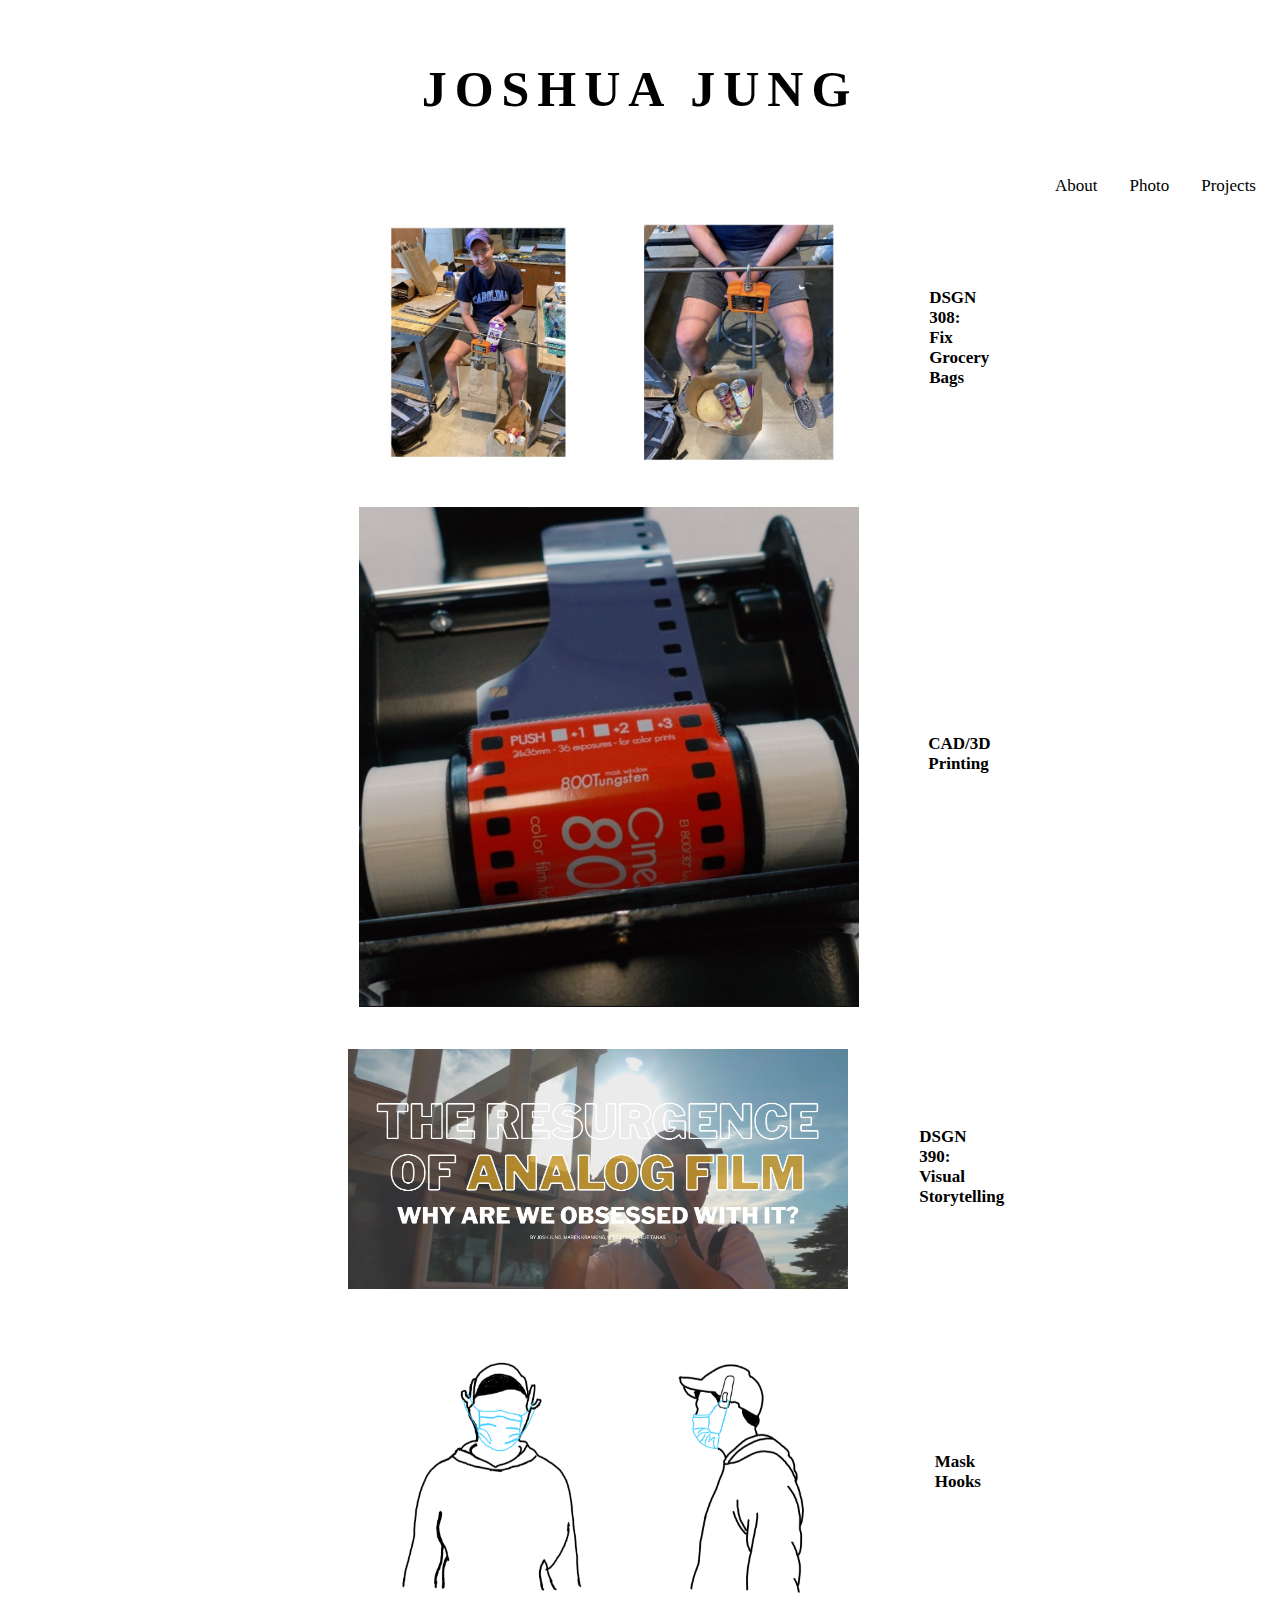
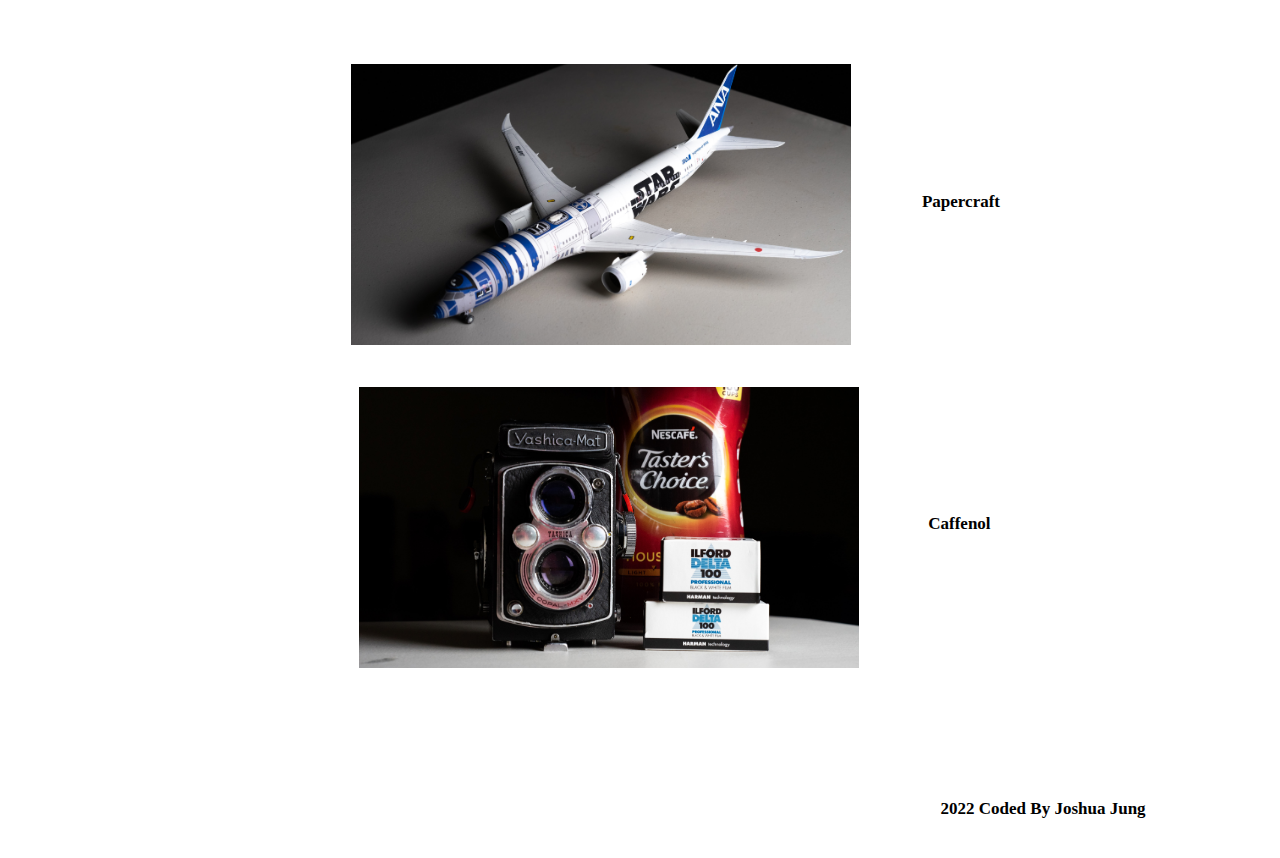
<file: index.html>
<!DOCTYPE html>
<html>
    <head>
        <title>Joshua Jung Portfolio</title>
        <meta charset = 'utf-8'>
        <link rel="stylesheet" href="style.css">
        <link rel="shortcut icon" type="image/x-icon" href="">
    </head>
    <body>
        <header class="navlinks">
            <h1><a href="index.html">Joshua Jung</a></h1>
            <div class="topnav">
                <a href="index.html">Projects</a>
                <a href="https://jaeseophoto.com" target="_blank">Photo</a>
                <a href="aboutpage.html">About</a>
            </div>
        </header>

        <main>
            <br>
            <article class="frontpage">
                <a href="doublebagging.html"><img src="./Double Bagging/12.jpg" alt=""></a>
                <a href="doublebagging.html"><h3>DSGN 308: Fix Grocery Bags</h3></a>
            </article>
            <article class="frontpage">
                <a href="cadpage.html"><img src="./CAD/cadfoto11.jpg" alt=""></a>
                <a href="cadpage.html"><h3>CAD/3D Printing</h3></a>
            </article>
            <article class="frontpage">
                <a href="VisualStorytelling.html"><img src="./Visual Storytelling/Screenshot 2022-09-26 200002.jpg" alt=""></a>
                <a href="visualstorytelling.html"><h3>DSGN 390: Visual Storytelling</h3></a>
            </article>
               <article class="frontpage">
                   <a href="abilitylab.html"><img src="./shirleyryanabilitylab/Mask in Action Graphic Hat.png" alt=""></a>
                   <a href="abilitylab.html"><h3>Mask Hooks</h3></a>
               </article>
               <article class="frontpage">
                <a href="papercraftpage.html"><img src="./Papercraft/plane2.jpg" alt=""></a>
                <a href="papercraftpage.html"><h3>Papercraft</h3></a>
            </article>
            <article class="frontpage">
                <a href="caffenolpage.html"><img src="./Caffenol/film16.jpg" alt=""></a>
                <a href="caffenolpage.html"><h3>Caffenol</h3></a>
            </article>

        </main>

    <footer>
        <h6>2022 Coded By Joshua Jung</h6>
    </footer>
    </body>
</html>
</file>
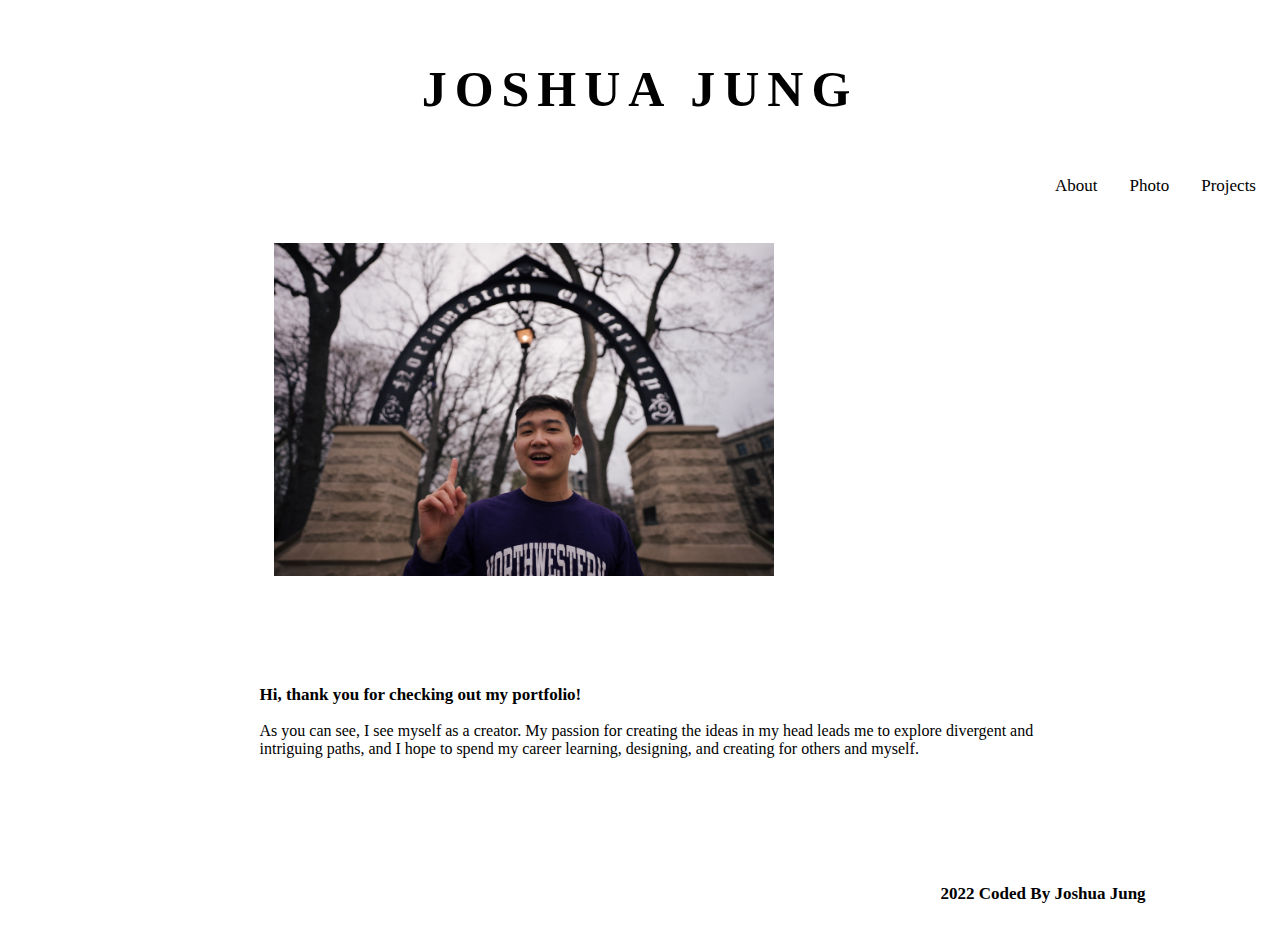
<file: aboutpage.html>
<!DOCTYPE html>
<html>
    <head>
        <title>Joshua Jung Portfolio</title>
        <meta charset = 'utf-8'>
        <link rel="stylesheet" href="style.css">
        <link rel="shortcut icon" type="image/x-icon" href="">
    </head>
    <body>
        <header>
            <h1><a href="index.html">Joshua Jung</a></h1>
            <div class="topnav">
                <a href="index.html">Projects</a>
                <a href="https://jaeseophoto.com" target="_blank">Photo</a>
                <a href="aboutpage.html">About</a>
            </div>
        </header>
        <main class="aboutpage">
            <br>
                <img class="photo" src="./About/profile3.jpg" alt="Joshie 2">
                <div class="subheading">
                    <h3 class="about">Hi, thank you for checking out my portfolio!</h3>
                    <p class="about">As you can see, I see myself as a creator. My passion for creating the ideas in my head leads me to explore divergent and intriguing paths, and I hope to spend my career learning, designing, and creating for others and myself.</p>
                </div>
        </main>
        <footer>
            <h6>2022 Coded By Joshua Jung</h6>
        </footer>
    </body>

</html>
</file>
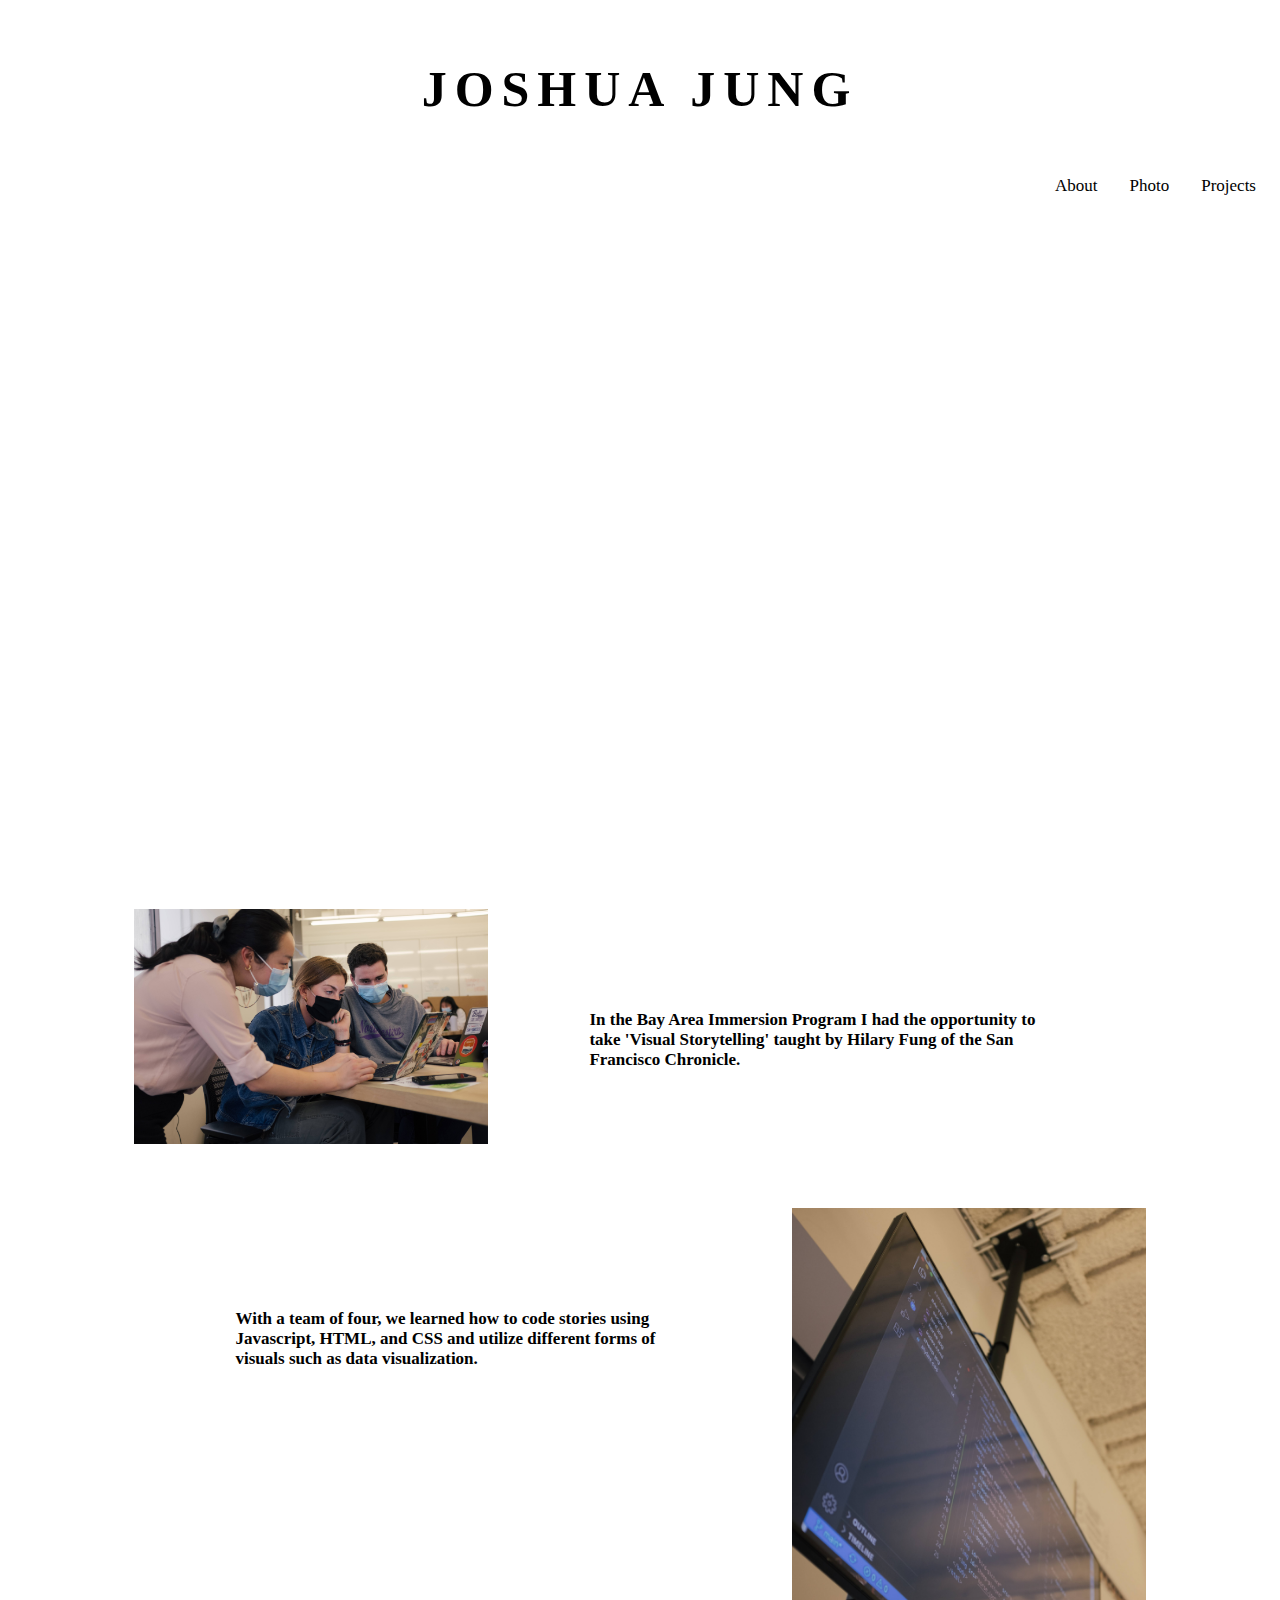
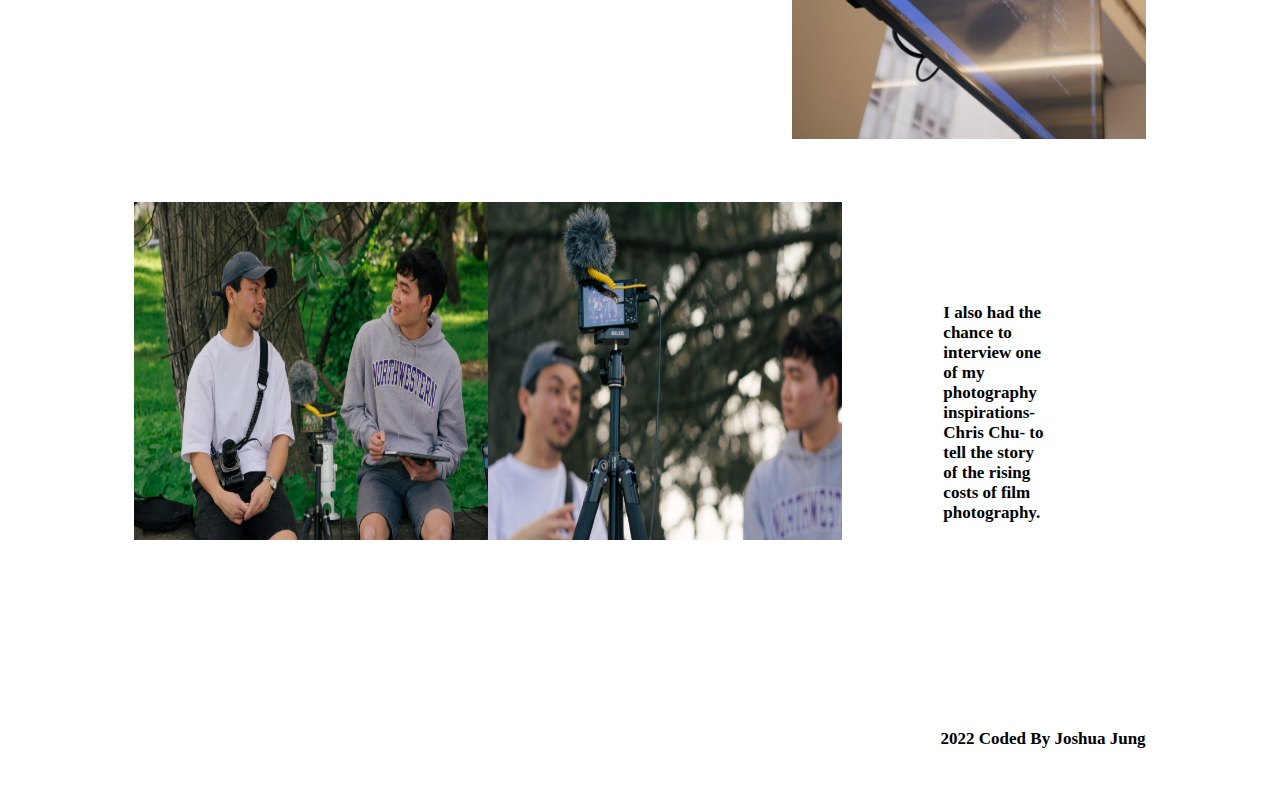
<file: VisualStorytelling.html>
<!DOCTYPE html>
<html>
    <head>
        <title>Joshua Jung Portolio</title>
        <meta charset = 'utf-8'>
        <link rel="stylesheet" href="style.css">
        <link rel="shortcut icon" type="image/x-icon" href="">
    </head>
    <body>
        <header class="navlinks">
            <h1><a href="index.html">Joshua Jung</a></h1>
            <div class="topnav">
                <a href="index.html">Projects</a>
                <a href="https://jaeseophoto.com" target="_blank">Photo</a>
                <a href="aboutpage.html">About</a>
            </div>
        </header>
        <main>
            <div style="width:100%; padding-bottom:56.25%; position:relative;">
                <iframe src="https://marenkranking.github.io/baip-final-project/" style="position:absolute; top:0px; left:0px; 
                width:100%; height:100%; border: none; overflow: hidden;"></iframe>
            </div>
            <br>
            <br>
            <article class="pagegallery">
                <img class="multiple" src="./Visual Storytelling/DSCF1736.jpg" alt="">
                <h3>In the Bay Area Immersion Program I had the opportunity to take 'Visual Storytelling' taught by Hilary Fung of the San Francisco Chronicle.</h3>
            </article>
            <article class="pagegallery">
                <h3>With a team of four, we learned how to code stories using Javascript, HTML, and CSS and utilize different forms of visuals such as data visualization.</h3>
                <img class="multiple" src="./Visual Storytelling/DSCF1738.jpg" alt="">
            </article>
            <article class="pagegallery">
                <img class="multiple" src="./Visual Storytelling/DSC_1378.jpg" alt="">
                <img class="multiple" src="./Visual Storytelling/DSC_1392.jpg" alt="">
                <h3>I also had the chance to interview one of my photography inspirations-Chris Chu- to tell the story of the rising costs of film photography.</h3>
            </article>
        </main>
        <footer>
            <h6>2022 Coded By Joshua Jung</h6>
        </footer>
    </body>
</html>
</file>
<file: style.css>
img, 
video {
    width: 500px;
}

a{
    text-decoration: none;
    color: black;
}
nav {
    color: black;
    margin-right:20%;
    text-decoration: none;
    font-size: 18px;
    font-family: "Effra";
    position: absolute;
    padding-left: 165vh;
    
}

.navbar {
    display: flex;
    justify-content: space-between;
    align-items: center;
  }


header{
    position: relative;
}

nav a{
    display: flex;
    justify-content: right;
    padding-right: 12px;
}


  
  /* Style the links inside the navigation bar */
  .topnav a {
    float: right;
    color: black;
    text-align: center;
    padding: 14px 16px;
    text-decoration: none;
    font-size: 17px;
    font-family: "effra";
  }


h1{
    margin-top: 50px;
    font-family: 'Effra';
    text-align: center;
    letter-spacing: 8px;
    padding: 10px;
    text-transform: uppercase;
    font-size: 50px;
}

h2, h3, h6 {
    font-family: "Effra";
    font-size: 17px;
    margin-left: 10%;
    margin-right: 10%;
    margin-top: 10%;
    letter-spacing: 4;
}

h2 {
    font-size: 29px;
}


p {
    font-family: "Effra";
    margin-left:10%;
    margin-right:10%;
}

footer {
    text-align: right;
}

.pagegallery, .photo-gallery .frontpage {
    display: flex;
    justify-content: center;
    margin: auto;
    padding-bottom: 5%;
    margin-left: 10%;
    margin-right: 10%;
}

.photo-gallery img{
    margin: auto;
}

abilitylab{
    margin: auto;
    width: 70%;
}


.photo-gallery{
    padding-bottom:3%;
    padding-left: 10%;
    padding-right: 10%;
}

.subheading{
    padding-left: 7%;
    padding-right: 7%;
}

.photo{
    display: flex;
    margin: auto;
    padding-top: 5%;
}

.about{
    display: flex;
    margin-left: 15%;
    
}


 .multiple {
     width: 35%;

 }

.frontpage{
    display: flex;
    align-items: center;
    justify-content: center;
    margin-left: 25%;
    margin-right: auto;
    width:50%;
}

.frontpage a {
    margin-left: 10%;
}

.frontpage {
    padding-top: 3%;
}
</file>
